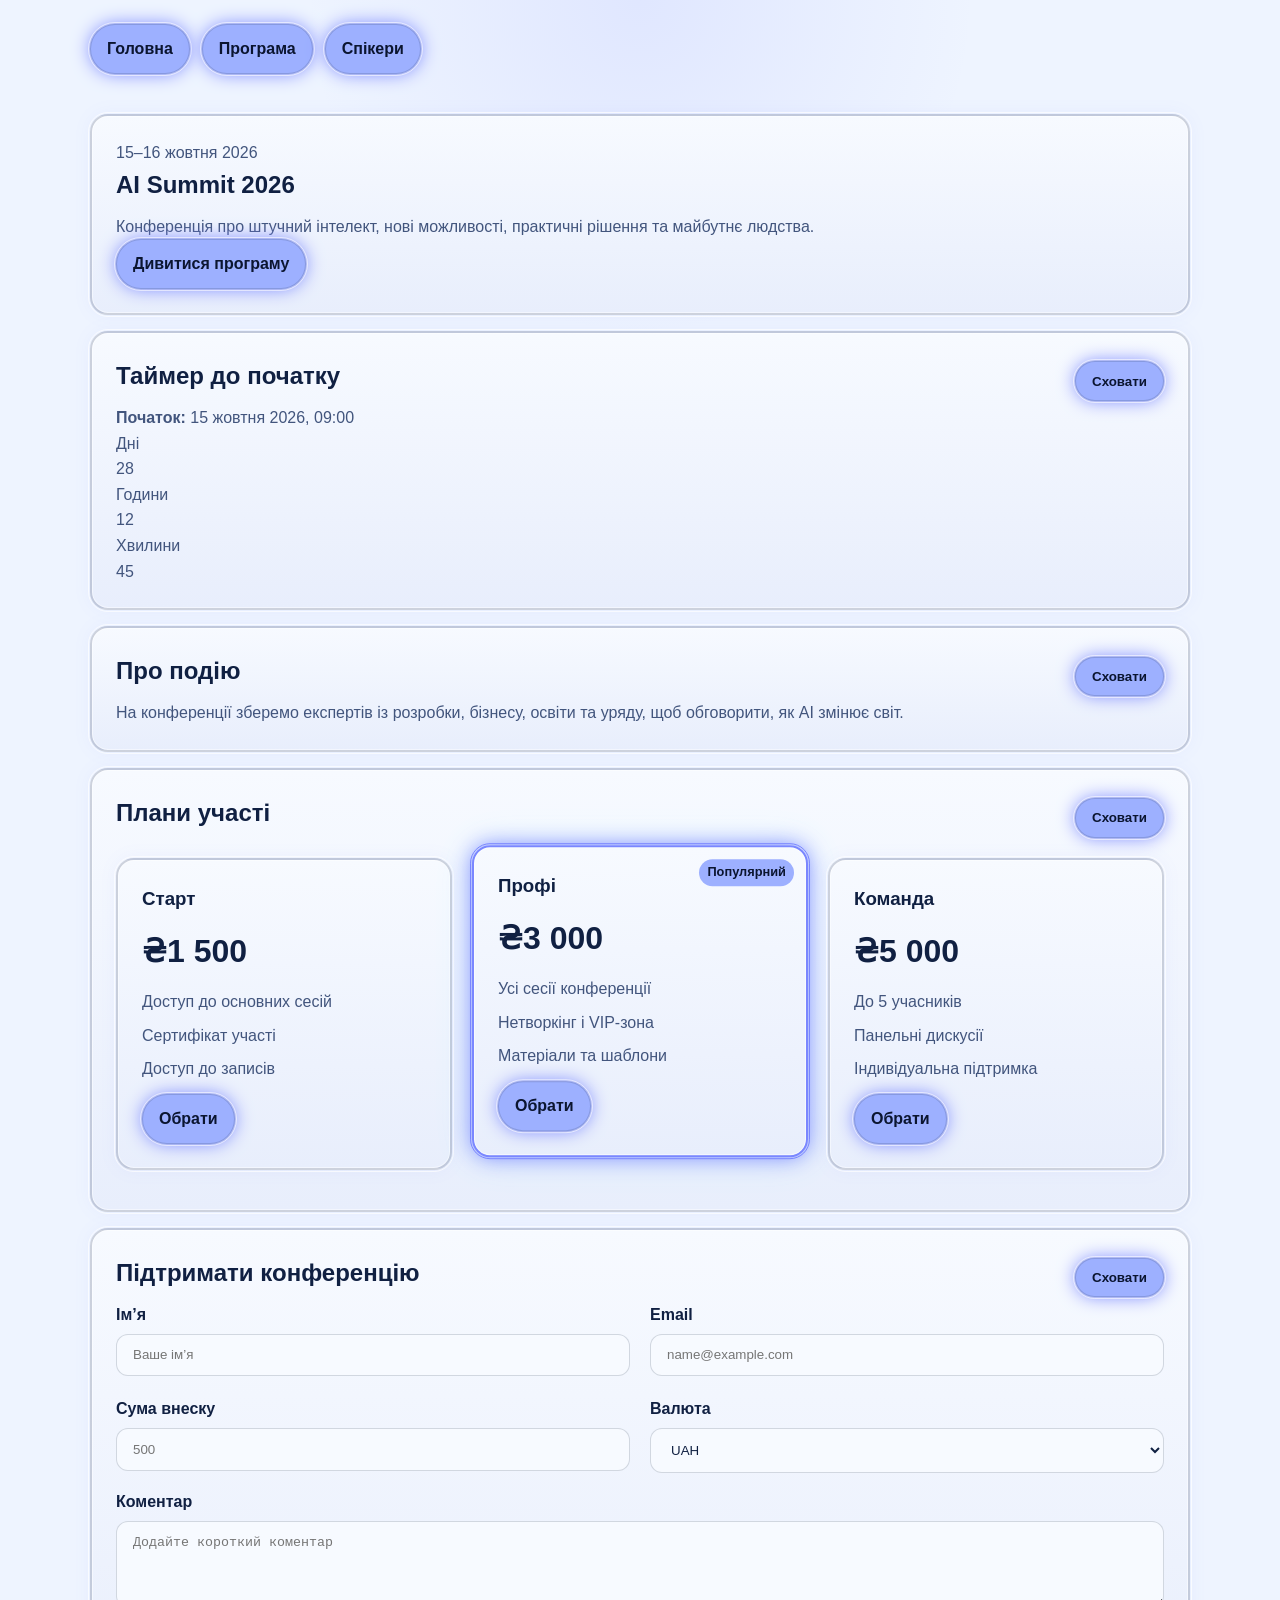
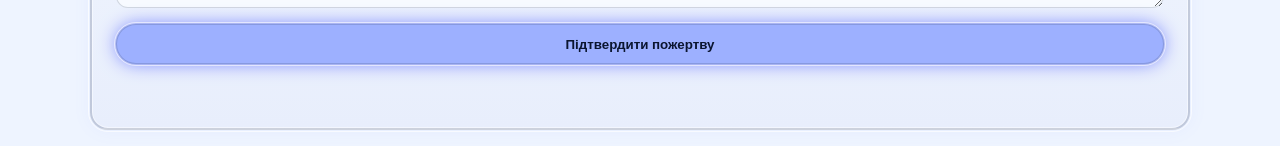
<file: index.html>
<!DOCTYPE html>
<html lang="uk">
<head>
  <meta charset="UTF-8">
  <meta name="viewport" content="width=device-width, initial-scale=1.0">
  <meta name="description" content="AI Summit 2026 — конференція про штучний інтелект, інновації, бізнес і майбутнє технологій.">
  <meta name="author" content="AI Summit Team">
  <meta name="keywords" content="конференція, штучний інтелект, AI, технології, інновації, майбутнє">
  <meta property="og:title" content="AI Summit 2026">
  <meta property="og:description" content="Конференція про штучний інтелект, інновації та практичне застосування AI.">
  <meta property="og:type" content="website">
  <meta property="og:url" content="https://example.com/">
  <meta name="twitter:card" content="summary_large_image">
  <meta name="twitter:title" content="AI Summit 2026">
  <meta name="twitter:description" content="Конференція про AI для бізнесу, розробників та лідерів.">
  <link rel="stylesheet" href="assets/style.css">
  <title>AI Summit 2026</title>
</head>
<body>
  <header>
    <nav>
      <a class="button" href="index.html">Головна</a>
      <a class="button" href="program.html">Програма</a>
      <a class="button" href="speakers.html">Спікери</a>
    </nav>
  </header>

  <main>
    <section>
      <p>15–16 жовтня 2026</p>
      <h1>AI Summit 2026</h1>
      <p>Конференція про штучний інтелект, нові можливості, практичні рішення та майбутнє людства.</p>
      <p><a class="button" href="program.html">Дивитися програму</a></p>
    </section>

    <section data-toggle-panel>
      <div class="section-header">
        <h2>Таймер до початку</h2>
        <button class="button toggle-btn" type="button" data-toggle-btn aria-expanded="true">Сховати</button>
      </div>
      <div class="section-body" data-toggle-body>
        <p><strong>Початок:</strong> <time datetime="2026-10-15T09:00">15 жовтня 2026, 09:00</time></p>
        <dl>
          <dt>Дні</dt>
          <dd>28</dd>
          <dt>Години</dt>
          <dd>12</dd>
          <dt>Хвилини</dt>
          <dd>45</dd>
        </dl>
      </div>
    </section>

    <section data-toggle-panel>
      <div class="section-header">
        <h2>Про подію</h2>
        <button class="button toggle-btn" type="button" data-toggle-btn aria-expanded="true">Сховати</button>
      </div>
      <div class="section-body" data-toggle-body>
        <p>На конференції зберемо експертів із розробки, бізнесу, освіти та уряду, щоб обговорити, як AI змінює світ.</p>
      </div>
    </section>

    <section class="plans-section" data-toggle-panel>
      <div class="section-header">
        <h2>Плани участі</h2>
        <button class="button toggle-btn" type="button" data-toggle-btn aria-expanded="true">Сховати</button>
      </div>
      <div class="section-body" data-toggle-body>
        <div class="plans-grid">
        <article class="plan-card">
          <h3>Старт</h3>
          <p class="plan-price">₴1 500</p>
          <ul>
            <li>Доступ до основних сесій</li>
            <li>Сертифікат участі</li>
            <li>Доступ до записів</li>
          </ul>
          <a class="button" href="#">Обрати</a>
        </article>

        <article class="plan-card plan-card--popular">
          <p class="plan-badge">Популярний</p>
          <h3>Профі</h3>
          <p class="plan-price">₴3 000</p>
          <ul>
            <li>Усі сесії конференції</li>
            <li>Нетворкінг і VIP-зона</li>
            <li>Матеріали та шаблони</li>
          </ul>
          <a class="button" href="#">Обрати</a>
        </article>

        <article class="plan-card">
          <h3>Команда</h3>
          <p class="plan-price">₴5 000</p>
          <ul>
            <li>До 5 учасників</li>
            <li>Панельні дискусії</li>
            <li>Індивідуальна підтримка</li>
          </ul>
          <a class="button" href="#">Обрати</a>
        </article>
      </div>
      </div>
    </section>

    <section class="donation-section" data-toggle-panel>
      <div class="section-header">
        <h2>Підтримати конференцію</h2>
        <button class="button toggle-btn" type="button" data-toggle-btn aria-expanded="true">Сховати</button>
      </div>
      <div class="section-body" data-toggle-body>
        <form id="donation-form" novalidate>
          <div class="form-grid">
            <label>
              Ім’я
              <input type="text" name="name" placeholder="Ваше ім’я">
            </label>
            <label>
              Email
              <input type="email" name="email" placeholder="name@example.com">
            </label>
            <label>
              Сума внеску
              <input type="number" name="amount" min="1" step="1" placeholder="500">
            </label>
            <label>
              Валюта
              <select name="currency">
                <option value="UAH">UAH</option>
                <option value="USD">USD</option>
                <option value="EUR">EUR</option>
              </select>
            </label>
          </div>
          <label>
            Коментар
            <textarea name="comment" rows="4" placeholder="Додайте короткий коментар"></textarea>
          </label>
          <button class="button" type="submit">Підтвердити пожертву</button>
          <p id="donation-message" class="donation-message" aria-live="polite"></p>
        </form>
      </div>
    </section>
  </main>

  <script src="assets/donation.js"></script>
</body>
</html>
</file>
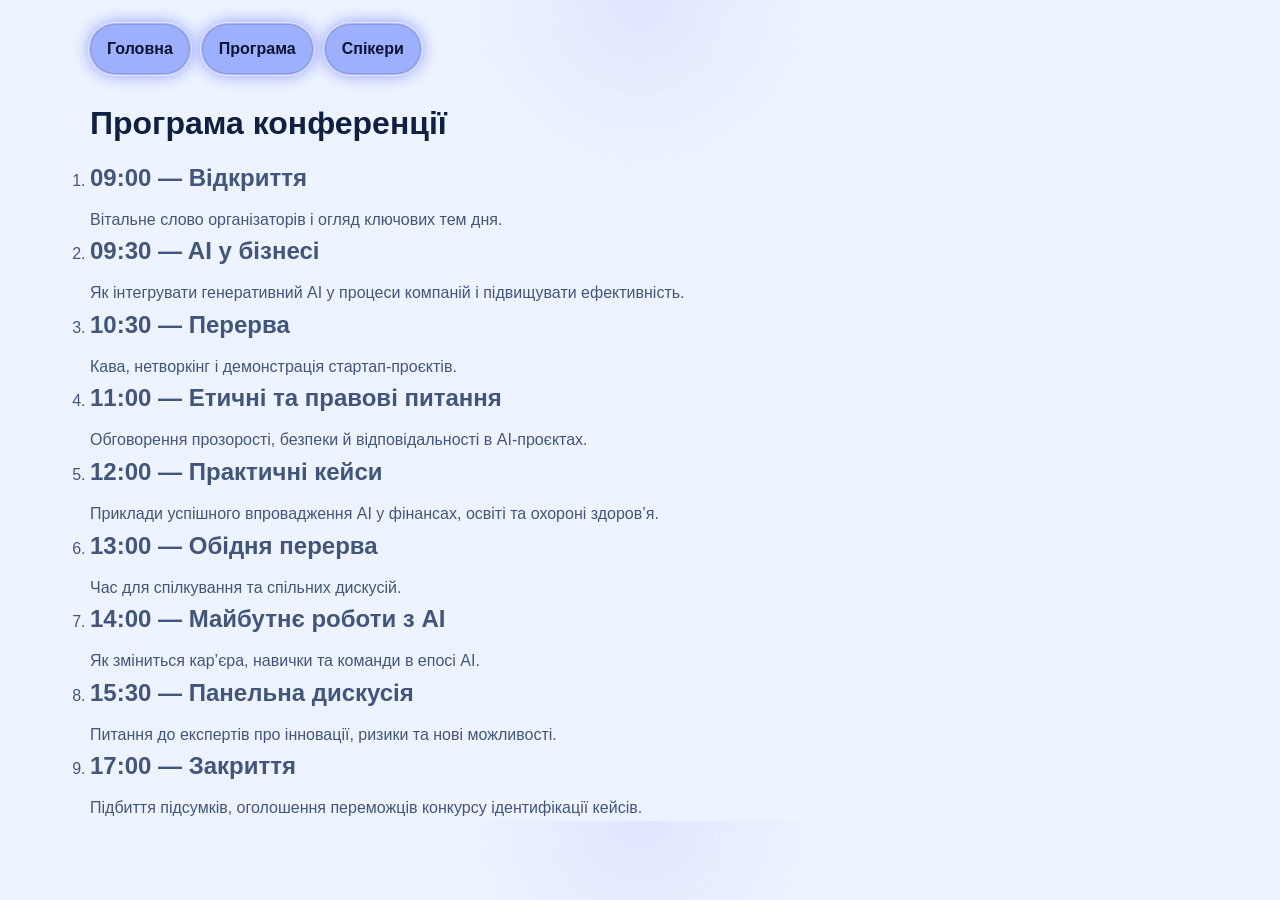
<file: program.html>
<!DOCTYPE html>
<html lang="uk">
<head>
  <meta charset="UTF-8">
  <meta name="viewport" content="width=device-width, initial-scale=1.0">
  <link rel="stylesheet" href="assets/style.css">
  <title>Програма — AI Summit 2026</title>
</head>
<body>
  <header>
    <nav>
      <a class="button" href="index.html">Головна</a>
      <a class="button" href="program.html">Програма</a>
      <a class="button" href="speakers.html">Спікери</a>
    </nav>
  </header>

  <main>
    <h1>Програма конференції</h1>
    <ol>
      <li>
        <h2>09:00 — Відкриття</h2>
        <p>Вітальне слово організаторів і огляд ключових тем дня.</p>
      </li>
      <li>
        <h2>09:30 — AI у бізнесі</h2>
        <p>Як інтегрувати генеративний AI у процеси компаній і підвищувати ефективність.</p>
      </li>
      <li>
        <h2>10:30 — Перерва</h2>
        <p>Кава, нетворкінг і демонстрація стартап-проєктів.</p>
      </li>
      <li>
        <h2>11:00 — Етичні та правові питання</h2>
        <p>Обговорення прозорості, безпеки й відповідальності в AI-проєктах.</p>
      </li>
      <li>
        <h2>12:00 — Практичні кейси</h2>
        <p>Приклади успішного впровадження AI у фінансах, освіті та охороні здоров’я.</p>
      </li>
      <li>
        <h2>13:00 — Обідня перерва</h2>
        <p>Час для спілкування та спільних дискусій.</p>
      </li>
      <li>
        <h2>14:00 — Майбутнє роботи з AI</h2>
        <p>Як зміниться кар’єра, навички та команди в епосі AI.</p>
      </li>
      <li>
        <h2>15:30 — Панельна дискусія</h2>
        <p>Питання до експертів про інновації, ризики та нові можливості.</p>
      </li>
      <li>
        <h2>17:00 — Закриття</h2>
        <p>Підбиття підсумків, оголошення переможців конкурсу ідентифікації кейсів.</p>
      </li>
    </ol>
  </main>
</body>
</html>
</file>
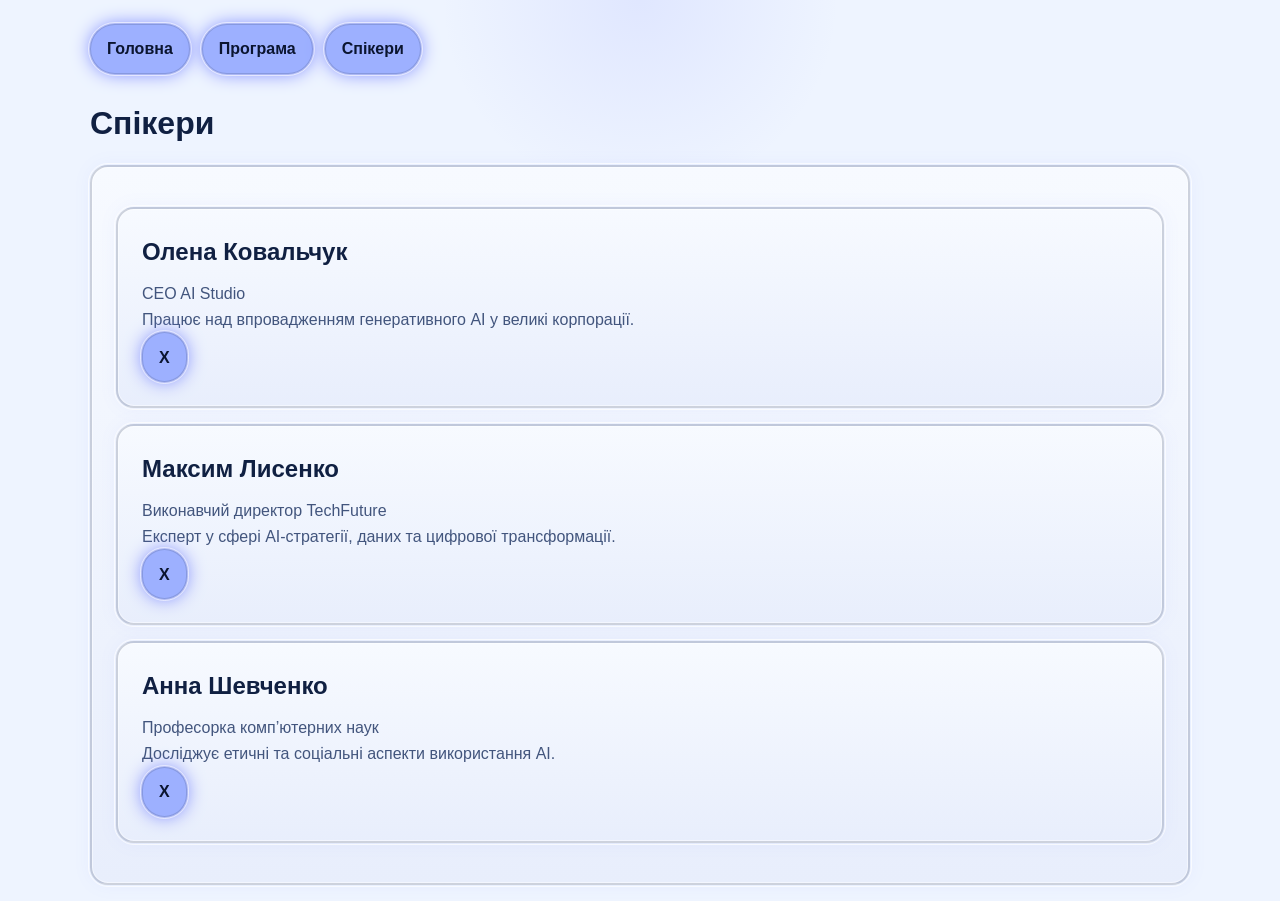
<file: speakers.html>
<!DOCTYPE html>
<html lang="uk">
<head>
  <meta charset="UTF-8">
  <meta name="viewport" content="width=device-width, initial-scale=1.0">
  <link rel="stylesheet" href="assets/style.css">
  <title>Спікери — AI Summit 2026</title>
</head>
<body>
  <header>
    <nav>
      <a class="button" href="index.html">Головна</a>
      <a class="button" href="program.html">Програма</a>
      <a class="button" href="speakers.html">Спікери</a>
    </nav>
  </header>

  <main>
    <h1>Спікери</h1>

    <section>
      <article>
        <h2>Олена Ковальчук</h2>
        <p>CEO AI Studio</p>
        <p>Працює над впровадженням генеративного AI у великі корпорації.</p>
        <p><a class="button" href="https://x.com/" target="_blank" rel="noopener noreferrer">X <span hidden>Читати профіль у X</span></a></p>
      </article>

      <article>
        <h2>Максим Лисенко</h2>
        <p>Виконавчий директор TechFuture</p>
        <p>Експерт у сфері AI-стратегії, даних та цифрової трансформації.</p>
        <p><a class="button" href="https://x.com/" target="_blank" rel="noopener noreferrer">X <span hidden>Читати профіль у X</span></a></p>
      </article>

      <article>
        <h2>Анна Шевченко</h2>
        <p>Професорка комп’ютерних наук</p>
        <p>Досліджує етичні та соціальні аспекти використання AI.</p>
        <p><a class="button" href="https://x.com/" target="_blank" rel="noopener noreferrer">X <span hidden>Читати профіль у X</span></a></p>
      </article>
    </section>
  </main>
</body>
</html>
</file>
<file: assets/style.css>
:root {
  --bg-color: #eef4ff;
  --surface-color: #f7faff;
  --surface-alt: #e8eefc;
  --text-color: #102042;
  --muted-color: #42557d;
  --button-color: #9db0ff;
  --button-text: #0b1530;
  --glow-color: #7a87ff;
}

* {
  box-sizing: border-box;
  margin: 0;
  padding: 0;
}

body {
  background:
    radial-gradient(circle at top, rgba(122, 135, 255, 0.12), transparent 18%),
    var(--bg-color);
  color: var(--text-color);
  font-family: Arial, Helvetica, sans-serif;
  line-height: 1.6;
}

header,
main {
  width: min(1100px, 90%);
  margin: 0 auto;
}

header {
  padding: 1.5rem 0;
}

nav {
  display: flex;
  gap: 0.75rem;
  flex-wrap: wrap;
}

.section-header {
  display: flex;
  align-items: center;
  justify-content: space-between;
  gap: 1rem;
}

.section-body[hidden] {
  display: none;
}

.plans-grid {
  display: grid;
  grid-template-columns: repeat(3, minmax(0, 1fr));
  gap: min(3vw, 20px);
  container-type: inline-size;
}

.plan-card {
  display: flex;
  flex-direction: column;
  align-items: flex-start;
  gap: 0.75rem;
  position: relative;
  background: linear-gradient(180deg, var(--surface-color), var(--surface-alt));
  border: 2px solid rgba(16, 32, 66, 0.18);
  outline: 1px solid rgba(255, 255, 255, 0.7);
  outline-offset: 1px;
  border-radius: 18px;
  padding: 1.5rem;
  box-shadow: inset 0 0 0 1px rgba(255, 255, 255, 0.45), 0 0 18px rgba(122, 135, 255, 0.08);
  transition: transform 0.2s ease, background 0.3s ease, border-color 0.3s ease, box-shadow 0.3s ease;
}

.plan-card--popular {
  transform: translateY(-0.8rem);
  border-color: var(--glow-color);
  outline-color: var(--glow-color);
  box-shadow:
    inset 0 0 0 1px rgba(255, 255, 255, 0.6),
    0 0 22px var(--glow-color),
    0 0 40px rgba(110, 247, 255, 0.12);
}

.plan-badge {
  position: absolute;
  top: 0.75rem;
  right: 0.75rem;
  background: var(--button-color);
  color: var(--button-text);
  font-size: 0.8rem;
  font-weight: 700;
  padding: 0.2rem 0.5rem;
  border-radius: 999px;
}

.plan-price {
  font-size: 2rem;
  font-weight: 700;
  color: var(--text-color);
}

.plans-grid ul {
  list-style: none;
  display: flex;
  flex-direction: column;
  gap: 0.5rem;
}

@container (max-width: 520px) {
  .plans-grid {
    grid-template-columns: 1fr;
  }

  .plan-card--popular {
    transform: none;
  }
}

section,
article {
  background: linear-gradient(180deg, var(--surface-color), var(--surface-alt));
  border: 2px solid rgba(16, 32, 66, 0.18);
  outline: 1px solid rgba(255, 255, 255, 0.7);
  outline-offset: 1px;
  border-radius: 18px;
  padding: 1.5rem;
  margin: 1rem 0;
  box-shadow: inset 0 0 0 1px rgba(255, 255, 255, 0.45), 0 0 18px rgba(122, 135, 255, 0.08);
  transition: background 0.3s ease, border-color 0.3s ease, box-shadow 0.3s ease;
}

section:hover,
article:hover {
  --glow-color: #6ef7ff;
  background: linear-gradient(180deg, var(--surface-alt), var(--surface-color));
  border-color: var(--glow-color);
  outline-color: var(--glow-color);
  box-shadow:
    inset 0 0 0 1px rgba(255, 255, 255, 0.6),
    0 0 20px var(--glow-color),
    0 0 40px rgba(110, 247, 255, 0.12);
}

section:hover *,
article:hover * {
  text-shadow: 0 0 10px var(--glow-color);
}

.button {
  display: inline-block;
  background: var(--button-color);
  color: var(--button-text);
  text-decoration: none;
  font-weight: 700;
  padding: 0.7rem 1rem;
  border-radius: 999px;
  border: 1px solid rgba(16, 32, 66, 0.16);
  outline: 1px solid rgba(255, 255, 255, 0.6);
  outline-offset: 1px;
  box-shadow: 0 0 0 1px rgba(16, 32, 66, 0.06), 0 0 18px var(--glow-color);
  transition: transform 0.2s ease, box-shadow 0.2s ease;
}

.button:hover {
  transform: translateY(-1px);
  border-color: var(--glow-color);
  outline-color: var(--glow-color);
  box-shadow: 0 0 0 1px rgba(16, 32, 66, 0.1), 0 0 22px var(--glow-color), 0 0 36px rgba(122, 135, 255, 0.18);
}

.donation-section form {
  display: flex;
  flex-direction: column;
  gap: 1rem;
}

.form-grid {
  display: grid;
  grid-template-columns: repeat(2, minmax(0, 1fr));
  gap: min(3vw, 20px);
}

.donation-section label {
  display: flex;
  flex-direction: column;
  gap: 0.4rem;
  font-weight: 600;
}

.donation-section input,
.donation-section select,
.donation-section textarea {
  width: 100%;
  padding: 0.8rem 1rem;
  border-radius: 12px;
  border: 1px solid rgba(16, 32, 66, 0.16);
  background: var(--surface-color);
  color: var(--text-color);
}

.donation-message {
  min-height: 1.5rem;
  font-weight: 700;
}

@container (max-width: 520px) {
  .form-grid {
    grid-template-columns: 1fr;
  }
}

h1,
h2,
h3,
p,
dl,
ol,
li,
a,
time {
  color: inherit;
}

h1,
h2 {
  margin-bottom: 0.6rem;
}

p,
li,
dl {
  color: var(--muted-color);
}

img {
  max-width: 100%;
}
</file>
